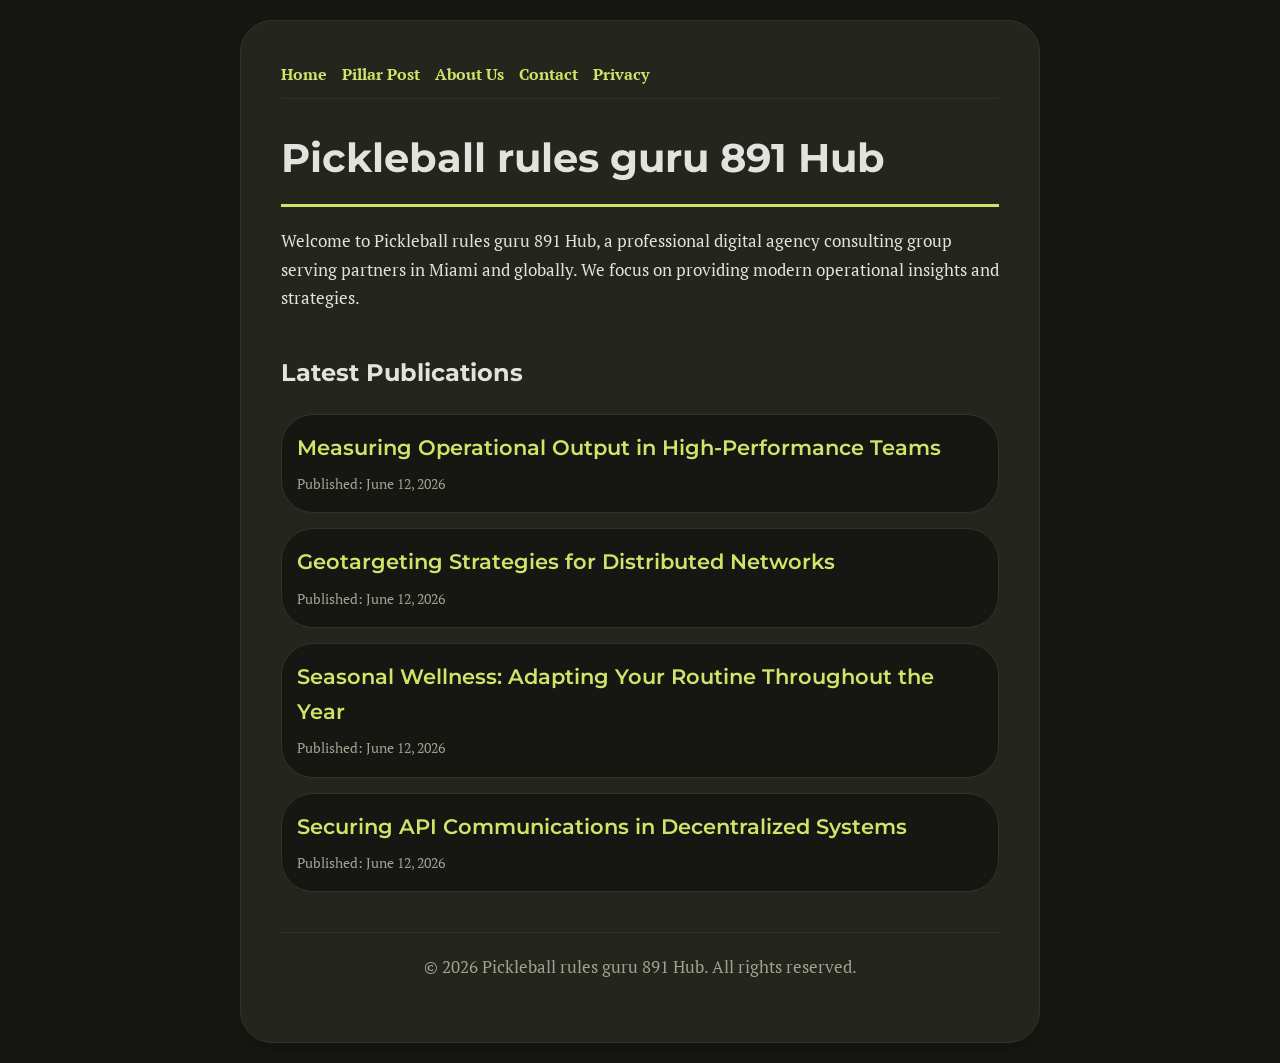
<file: index.html>
<!DOCTYPE html>
<html lang="en">
<head>
    <meta charset="UTF-8">
    <meta name="viewport" content="width=device-width, initial-scale=1.0">
    <title>Pickleball rules guru 891 Hub | Digital Agency - Miami</title>
    <meta name="description" content="Welcome to Pickleball rules guru 891 Hub, a professional digital agency consulting group serving partners in Miami and globally. We focus on providing modern operational insights and strategies.">
    <meta name="geo.region" content="US-FL" />
    <meta name="geo.placename" content="Miami" />
    <meta name="geo.position" content="25.7617;-80.1918" />
    <meta name="ICBM" content="25.7617, -80.1918" />
    <link rel="stylesheet" href="style.css">
    <script type="application/ld+json">
{
  "@context": "https://schema.org",
  "@type": "LocalBusiness",
  "name": "Pickleball rules guru 891 Hub",
  "url": "https://pickleball-rules-guru-891.github.io",
  "telephone": "+1-305-555-0177",
  "address": {
    "@type": "PostalAddress",
    "addressLocality": "Miami",
    "addressRegion": "FL",
    "postalCode": "33130",
    "addressCountry": "US"
  },
  "geo": {
    "@type": "GeoCoordinates",
    "latitude": 25.7617,
    "longitude": -80.1918
  }
}
</script>
</head>
<body>
    
        <div class="container" style="max-width: 800px;">
            <nav style="display: flex; gap: 15px; margin-bottom: 25px; border-bottom: 1px solid var(--border-color); padding-bottom: 10px; overflow-x: auto; flex-wrap: wrap;">
            <a href="index.html">Home</a>
            <a href="measuring-operational-output-in-high-performance-teams.html">Pillar Post</a>
            <a href="about.html">About Us</a>
            <a href="contact.html">Contact</a>
            <a href="privacy.html">Privacy</a>
        </nav>
            <h1>Pickleball rules guru 891 Hub</h1>
            <p>Welcome to Pickleball rules guru 891 Hub, a professional digital agency consulting group serving partners in Miami and globally. We focus on providing modern operational insights and strategies.</p>
            <h2 style="margin-top: 40px;">Latest Publications</h2>
            <ul style="list-style-type: none; padding-left: 0;">
                <li style="background: var(--bg-color); padding: 15px; border-radius: var(--border-radius); border: 1px solid var(--border-color); margin-bottom: 15px;">
                <h3 style="margin-bottom: 5px; font-size: 1.3rem;"><a href="measuring-operational-output-in-high-performance-teams.html">Measuring Operational Output in High-Performance Teams</a></h3>
                <span style="font-size:0.85rem; color: var(--muted-text)">Published: June 12, 2026</span>
            </li>
<li style="background: var(--bg-color); padding: 15px; border-radius: var(--border-radius); border: 1px solid var(--border-color); margin-bottom: 15px;">
                <h3 style="margin-bottom: 5px; font-size: 1.3rem;"><a href="geotargeting-strategies-for-distributed-networks.html">Geotargeting Strategies for Distributed Networks</a></h3>
                <span style="font-size:0.85rem; color: var(--muted-text)">Published: June 12, 2026</span>
            </li>
<li style="background: var(--bg-color); padding: 15px; border-radius: var(--border-radius); border: 1px solid var(--border-color); margin-bottom: 15px;">
                <h3 style="margin-bottom: 5px; font-size: 1.3rem;"><a href="seasonal-wellness-adapting-your-routine-throughout-the-year.html">Seasonal Wellness: Adapting Your Routine Throughout the Year</a></h3>
                <span style="font-size:0.85rem; color: var(--muted-text)">Published: June 12, 2026</span>
            </li>
<li style="background: var(--bg-color); padding: 15px; border-radius: var(--border-radius); border: 1px solid var(--border-color); margin-bottom: 15px;">
                <h3 style="margin-bottom: 5px; font-size: 1.3rem;"><a href="securing-api-communications-in-decentralized-systems.html">Securing API Communications in Decentralized Systems</a></h3>
                <span style="font-size:0.85rem; color: var(--muted-text)">Published: June 12, 2026</span>
            </li>

            </ul>
            <footer>
                <p>&copy; 2026 Pickleball rules guru 891 Hub. All rights reserved.</p>
            </footer>
        </div>
        
</body>
</html>
</file>
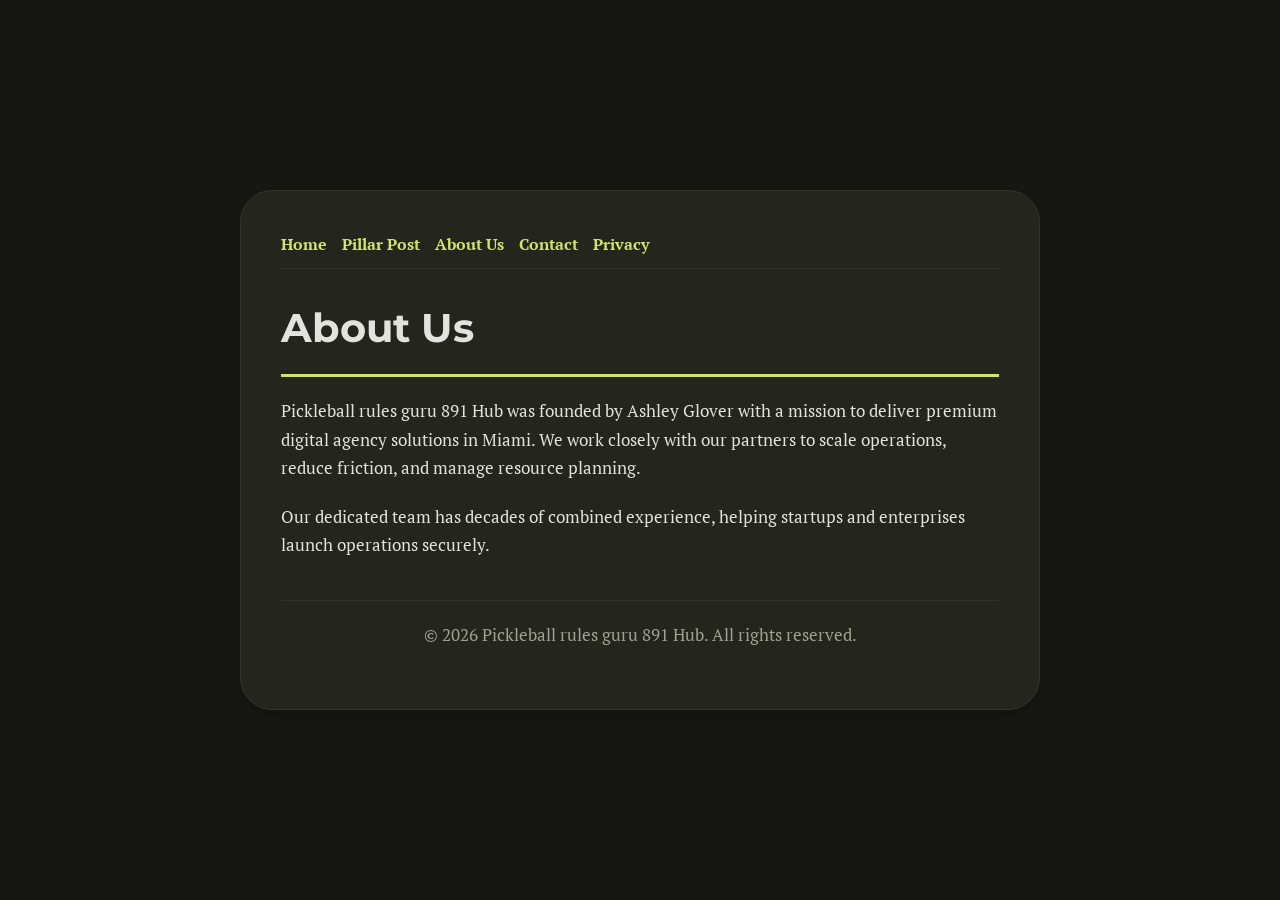
<file: about.html>
<!DOCTYPE html>
<html lang="en">
<head>
    <meta charset="UTF-8">
    <meta name="viewport" content="width=device-width, initial-scale=1.0">
    <title>About Us | Pickleball rules guru 891 Hub</title>
    <meta name="description" content="Pickleball rules guru 891 Hub was founded by Ashley Glover with a mission to deliver premium digital agency solutions in Miami. We work closely with our partners to scale operations, reduce friction, and manage resource planning.">
    <meta name="geo.region" content="US-FL" />
    <meta name="geo.placename" content="Miami" />
    <meta name="geo.position" content="25.7617;-80.1918" />
    <meta name="ICBM" content="25.7617, -80.1918" />
    <link rel="stylesheet" href="style.css">
</head>
<body>
    
        <div class="container" style="max-width: 800px;">
            <nav style="display: flex; gap: 15px; margin-bottom: 25px; border-bottom: 1px solid var(--border-color); padding-bottom: 10px; overflow-x: auto; flex-wrap: wrap;">
            <a href="index.html">Home</a>
            <a href="measuring-operational-output-in-high-performance-teams.html">Pillar Post</a>
            <a href="about.html">About Us</a>
            <a href="contact.html">Contact</a>
            <a href="privacy.html">Privacy</a>
        </nav>
            <h1>About Us</h1>
            <p>Pickleball rules guru 891 Hub was founded by Ashley Glover with a mission to deliver premium digital agency solutions in Miami. We work closely with our partners to scale operations, reduce friction, and manage resource planning.</p>
            <p>Our dedicated team has decades of combined experience, helping startups and enterprises launch operations securely.</p>
            <footer>
                <p>&copy; 2026 Pickleball rules guru 891 Hub. All rights reserved.</p>
            </footer>
        </div>
        
</body>
</html>
</file>
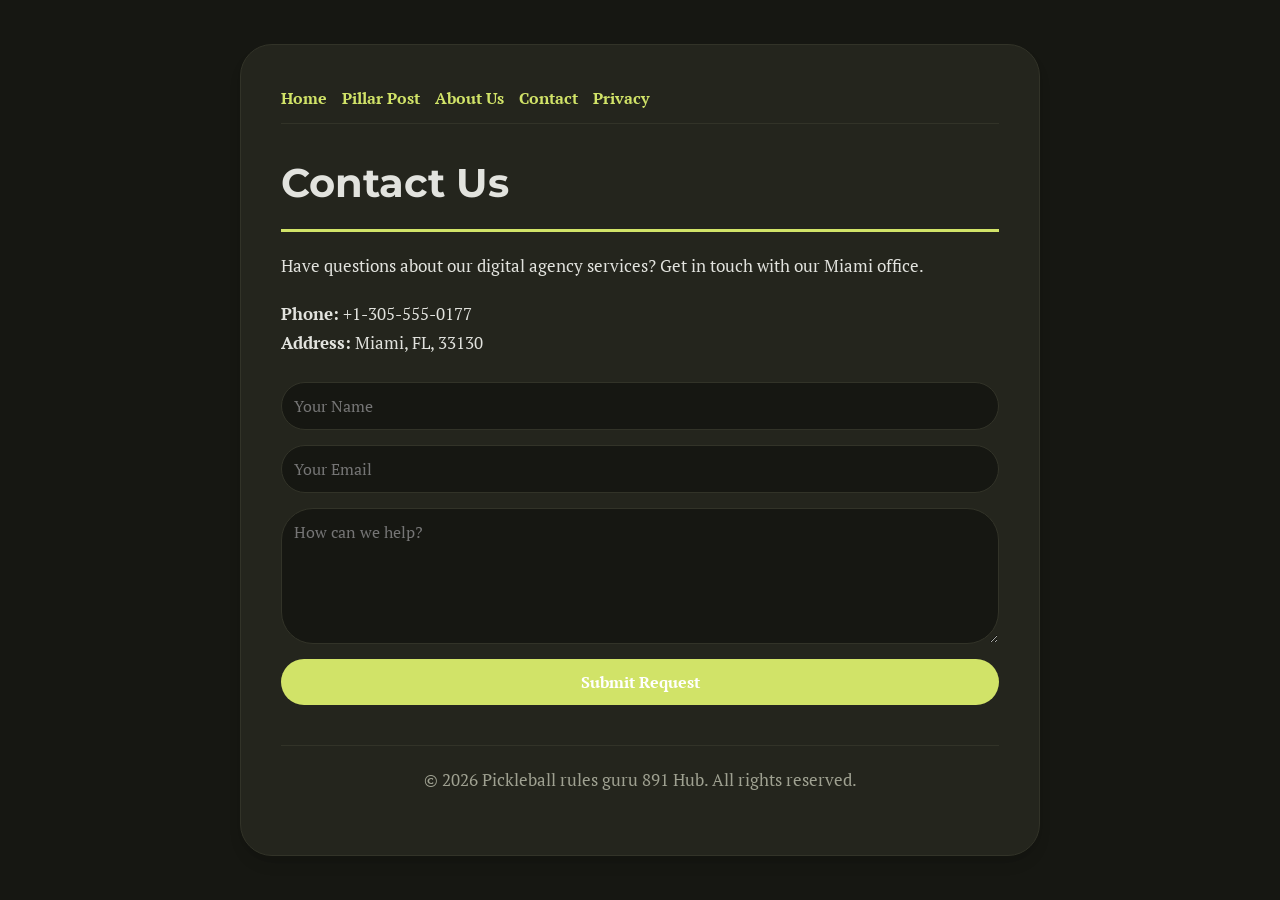
<file: contact.html>
<!DOCTYPE html>
<html lang="en">
<head>
    <meta charset="UTF-8">
    <meta name="viewport" content="width=device-width, initial-scale=1.0">
    <title>Contact Us | Pickleball rules guru 891 Hub</title>
    <meta name="description" content="Have questions about our digital agency services? Get in touch with our Miami office.">
    <meta name="geo.region" content="US-FL" />
    <meta name="geo.placename" content="Miami" />
    <meta name="geo.position" content="25.7617;-80.1918" />
    <meta name="ICBM" content="25.7617, -80.1918" />
    <link rel="stylesheet" href="style.css">
</head>
<body>
    
        <div class="container" style="max-width: 800px;">
            <nav style="display: flex; gap: 15px; margin-bottom: 25px; border-bottom: 1px solid var(--border-color); padding-bottom: 10px; overflow-x: auto; flex-wrap: wrap;">
            <a href="index.html">Home</a>
            <a href="measuring-operational-output-in-high-performance-teams.html">Pillar Post</a>
            <a href="about.html">About Us</a>
            <a href="contact.html">Contact</a>
            <a href="privacy.html">Privacy</a>
        </nav>
            <h1>Contact Us</h1>
            <p>Have questions about our digital agency services? Get in touch with our Miami office.</p>
            <p><strong>Phone:</strong> +1-305-555-0177<br><strong>Address:</strong> Miami, FL, 33130</p>
            <form action="https://formspree.io/f/placeholder" method="POST">
                <input type="text" name="name" placeholder="Your Name" required>
                <input type="email" name="email" placeholder="Your Email" required>
                <textarea name="message" placeholder="How can we help?" rows="5" required></textarea>
                <button type="submit">Submit Request</button>
            </form>
            <footer>
                <p>&copy; 2026 Pickleball rules guru 891 Hub. All rights reserved.</p>
            </footer>
        </div>
        
</body>
</html>
</file>
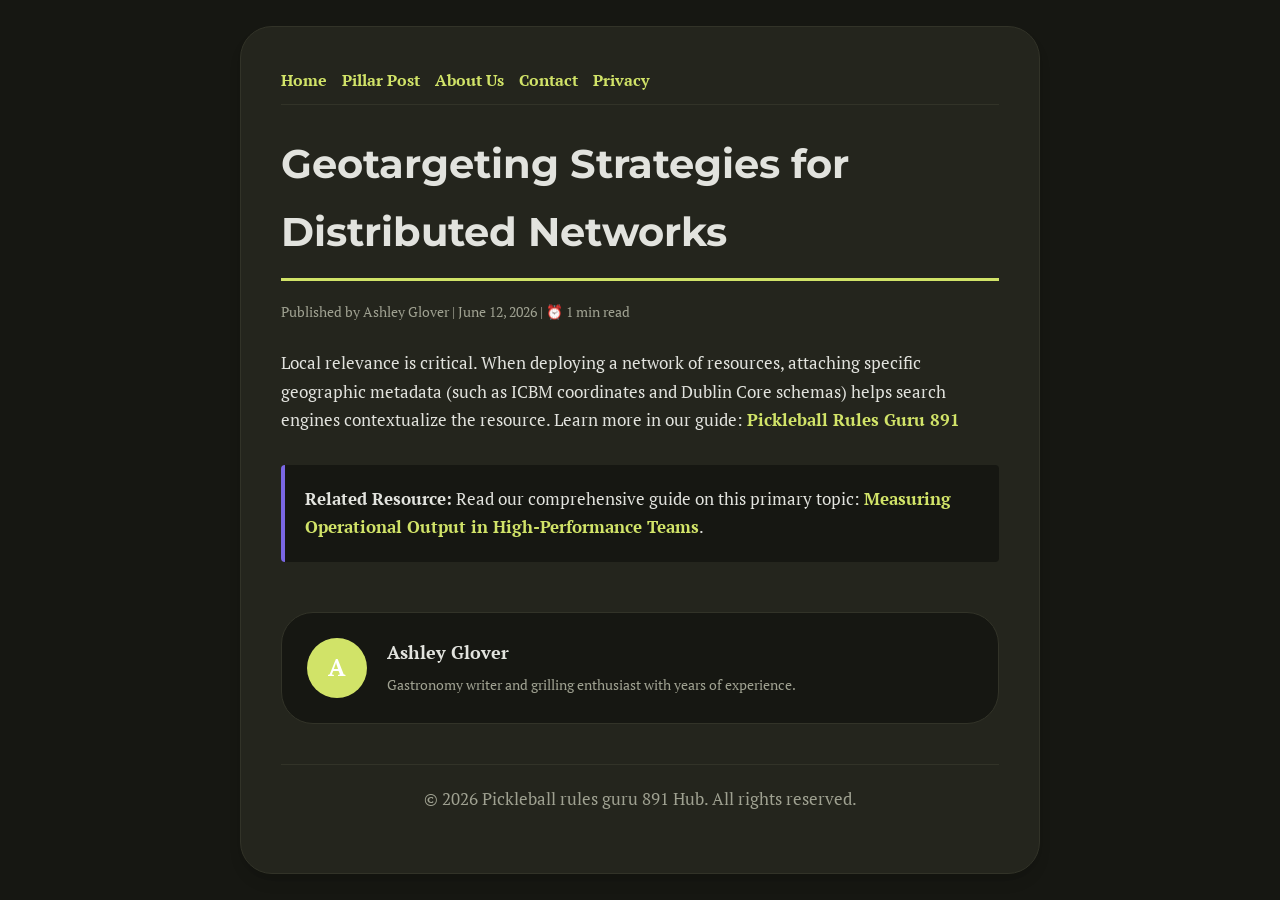
<file: geotargeting-strategies-for-distributed-networks.html>
<!DOCTYPE html>
<html lang="en">
<head>
    <meta charset="UTF-8">
    <meta name="viewport" content="width=device-width, initial-scale=1.0">
    <title>Geotargeting Strategies for Distributed Networks - Pickleball rules guru 891 Hub</title>
    <meta name="description" content="Geotargeting Strategies for Distributed Networks">
    <meta name="geo.region" content="US-FL" />
    <meta name="geo.placename" content="Miami" />
    <meta name="geo.position" content="25.7617;-80.1918" />
    <meta name="ICBM" content="25.7617, -80.1918" />
    <link rel="stylesheet" href="style.css">
</head>
<body>
    
            <div class="container" style="max-width: 800px;">
                <nav style="display: flex; gap: 15px; margin-bottom: 25px; border-bottom: 1px solid var(--border-color); padding-bottom: 10px; overflow-x: auto; flex-wrap: wrap;">
            <a href="index.html">Home</a>
            <a href="measuring-operational-output-in-high-performance-teams.html">Pillar Post</a>
            <a href="about.html">About Us</a>
            <a href="contact.html">Contact</a>
            <a href="privacy.html">Privacy</a>
        </nav>
                <h1>Geotargeting Strategies for Distributed Networks</h1>
                <div style="font-size:0.85rem; color: var(--muted-text); margin-bottom: 25px;">
                    Published by Ashley Glover | June 12, 2026 | ⏰ 1 min read
                </div>
                <article style="margin-top: 20px;">
                    <p>Local relevance is critical. When deploying a network of resources, attaching specific geographic metadata (such as ICBM coordinates and Dublin Core schemas) helps search engines contextualize the resource. Learn more in our guide: <a href="https://dwnldfullmovie-create.github.io/hq-pickleball-rules-598/effective-project-management-and-operational-efficiency.html">Pickleball Rules Guru 891</a></p>
                    <div class="link-resource" style="margin-top: 30px; padding: 20px; border-left: 4px solid var(--accent-color); background: var(--bg-color); border-radius: 4px;"><p style="margin: 0;"><strong>Related Resource:</strong> Read our comprehensive guide on this primary topic: <a href="measuring-operational-output-in-high-performance-teams.html">Measuring Operational Output in High-Performance Teams</a>.</p></div>
                </article>
                
            <div class="author-box" style="margin-top: 50px; padding: 25px; background: var(--bg-color); border: 1px solid var(--border-color); border-radius: var(--border-radius); display: flex; gap: 20px; align-items: center;">
                <div style="width: 60px; height: 60px; border-radius: 50%; background: var(--primary-color); display: flex; align-items: center; justify-content: center; color: white; font-weight: bold; font-size: 1.5rem;">A</div>
                <div>
                    <h4 style="margin-bottom: 5px; font-weight: bold; font-size: 1.1rem;">Ashley Glover</h4>
                    <p style="margin: 0; font-size: 0.9rem; color: var(--muted-text);">Gastronomy writer and grilling enthusiast with years of experience.</p>
                </div>
            </div>
            
                <footer>
                    <p>&copy; 2026 Pickleball rules guru 891 Hub. All rights reserved.</p>
                </footer>
            </div>
            
</body>
</html>
</file>
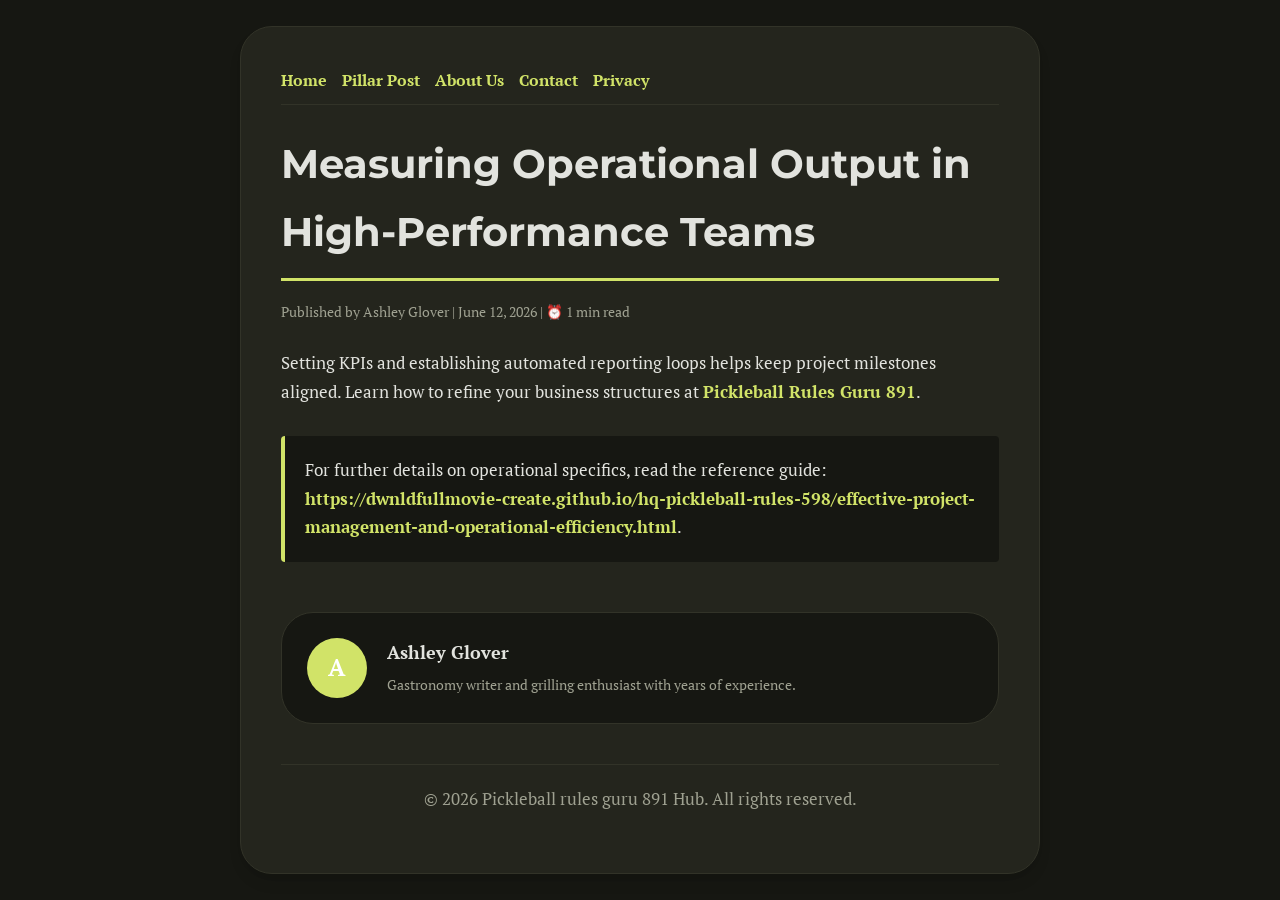
<file: measuring-operational-output-in-high-performance-teams.html>
<!DOCTYPE html>
<html lang="en">
<head>
    <meta charset="UTF-8">
    <meta name="viewport" content="width=device-width, initial-scale=1.0">
    <title>Measuring Operational Output in High-Performance Teams - Pickleball rules guru 891 Hub</title>
    <meta name="description" content="Measuring Operational Output in High-Performance Teams">
    <meta name="geo.region" content="US-FL" />
    <meta name="geo.placename" content="Miami" />
    <meta name="geo.position" content="25.7617;-80.1918" />
    <meta name="ICBM" content="25.7617, -80.1918" />
    <link rel="stylesheet" href="style.css">
</head>
<body>
    
            <div class="container" style="max-width: 800px;">
                <nav style="display: flex; gap: 15px; margin-bottom: 25px; border-bottom: 1px solid var(--border-color); padding-bottom: 10px; overflow-x: auto; flex-wrap: wrap;">
            <a href="index.html">Home</a>
            <a href="measuring-operational-output-in-high-performance-teams.html">Pillar Post</a>
            <a href="about.html">About Us</a>
            <a href="contact.html">Contact</a>
            <a href="privacy.html">Privacy</a>
        </nav>
                <h1>Measuring Operational Output in High-Performance Teams</h1>
                <div style="font-size:0.85rem; color: var(--muted-text); margin-bottom: 25px;">
                    Published by Ashley Glover | June 12, 2026 | ⏰ 1 min read
                </div>
                <article style="margin-top: 20px;">
                    <p>Setting KPIs and establishing automated reporting loops helps keep project milestones aligned. Learn how to refine your business structures at <a href="https://dwnldfullmovie-create.github.io/hq-pickleball-rules-598/effective-project-management-and-operational-efficiency.html">Pickleball Rules Guru 891</a>.</p>
                    <div class="link-resource" style="margin-top: 30px; padding: 20px; border-left: 4px solid var(--primary-color); background: var(--bg-color); border-radius: 4px;"><p style="margin: 0;">For further details on operational specifics, read the reference guide: <strong><a href="https://dwnldfullmovie-create.github.io/hq-pickleball-rules-598/effective-project-management-and-operational-efficiency.html">https://dwnldfullmovie-create.github.io/hq-pickleball-rules-598/effective-project-management-and-operational-efficiency.html</a></strong>.</p></div>
                </article>
                
            <div class="author-box" style="margin-top: 50px; padding: 25px; background: var(--bg-color); border: 1px solid var(--border-color); border-radius: var(--border-radius); display: flex; gap: 20px; align-items: center;">
                <div style="width: 60px; height: 60px; border-radius: 50%; background: var(--primary-color); display: flex; align-items: center; justify-content: center; color: white; font-weight: bold; font-size: 1.5rem;">A</div>
                <div>
                    <h4 style="margin-bottom: 5px; font-weight: bold; font-size: 1.1rem;">Ashley Glover</h4>
                    <p style="margin: 0; font-size: 0.9rem; color: var(--muted-text);">Gastronomy writer and grilling enthusiast with years of experience.</p>
                </div>
            </div>
            
                <footer>
                    <p>&copy; 2026 Pickleball rules guru 891 Hub. All rights reserved.</p>
                </footer>
            </div>
            
</body>
</html>
</file>
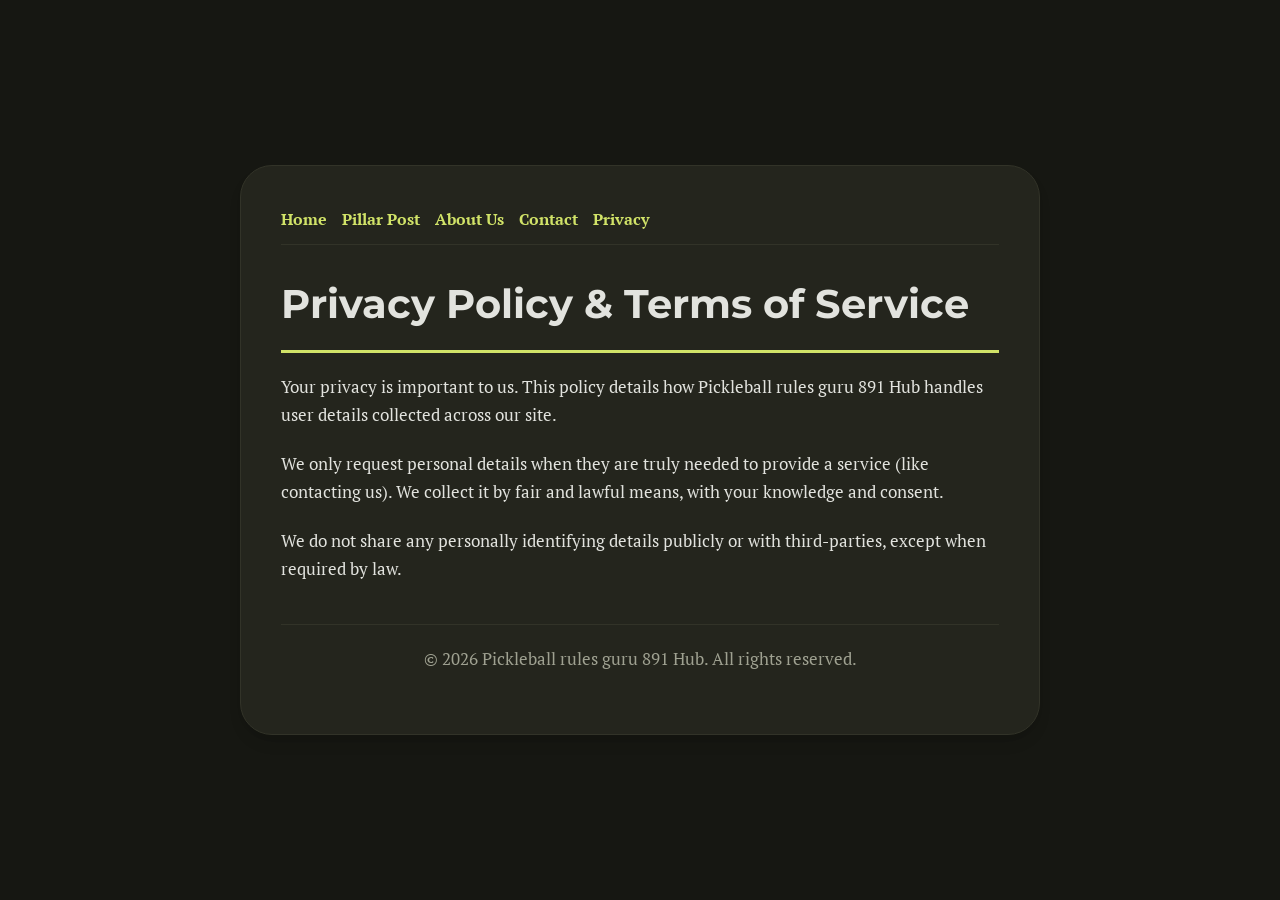
<file: privacy.html>
<!DOCTYPE html>
<html lang="en">
<head>
    <meta charset="UTF-8">
    <meta name="viewport" content="width=device-width, initial-scale=1.0">
    <title>Privacy Policy & Terms of Service - Pickleball rules guru 891 Hub</title>
    <meta name="description" content="Your privacy is important to us. This policy details how Pickleball rules guru 891 Hub handles user details collected across our site.">
    <meta name="geo.region" content="US-FL" />
    <meta name="geo.placename" content="Miami" />
    <meta name="geo.position" content="25.7617;-80.1918" />
    <meta name="ICBM" content="25.7617, -80.1918" />
    <link rel="stylesheet" href="style.css">
</head>
<body>
    
        <div class="container" style="max-width: 800px;">
            <nav style="display: flex; gap: 15px; margin-bottom: 25px; border-bottom: 1px solid var(--border-color); padding-bottom: 10px; overflow-x: auto; flex-wrap: wrap;">
            <a href="index.html">Home</a>
            <a href="measuring-operational-output-in-high-performance-teams.html">Pillar Post</a>
            <a href="about.html">About Us</a>
            <a href="contact.html">Contact</a>
            <a href="privacy.html">Privacy</a>
        </nav>
            <h1>Privacy Policy & Terms of Service</h1>
            <p>Your privacy is important to us. This policy details how Pickleball rules guru 891 Hub handles user details collected across our site.</p>
            <p>We only request personal details when they are truly needed to provide a service (like contacting us). We collect it by fair and lawful means, with your knowledge and consent.</p>
            <p>We do not share any personally identifying details publicly or with third-parties, except when required by law.</p>
            <footer>
                <p>&copy; 2026 Pickleball rules guru 891 Hub. All rights reserved.</p>
            </footer>
        </div>
        
</body>
</html>
</file>
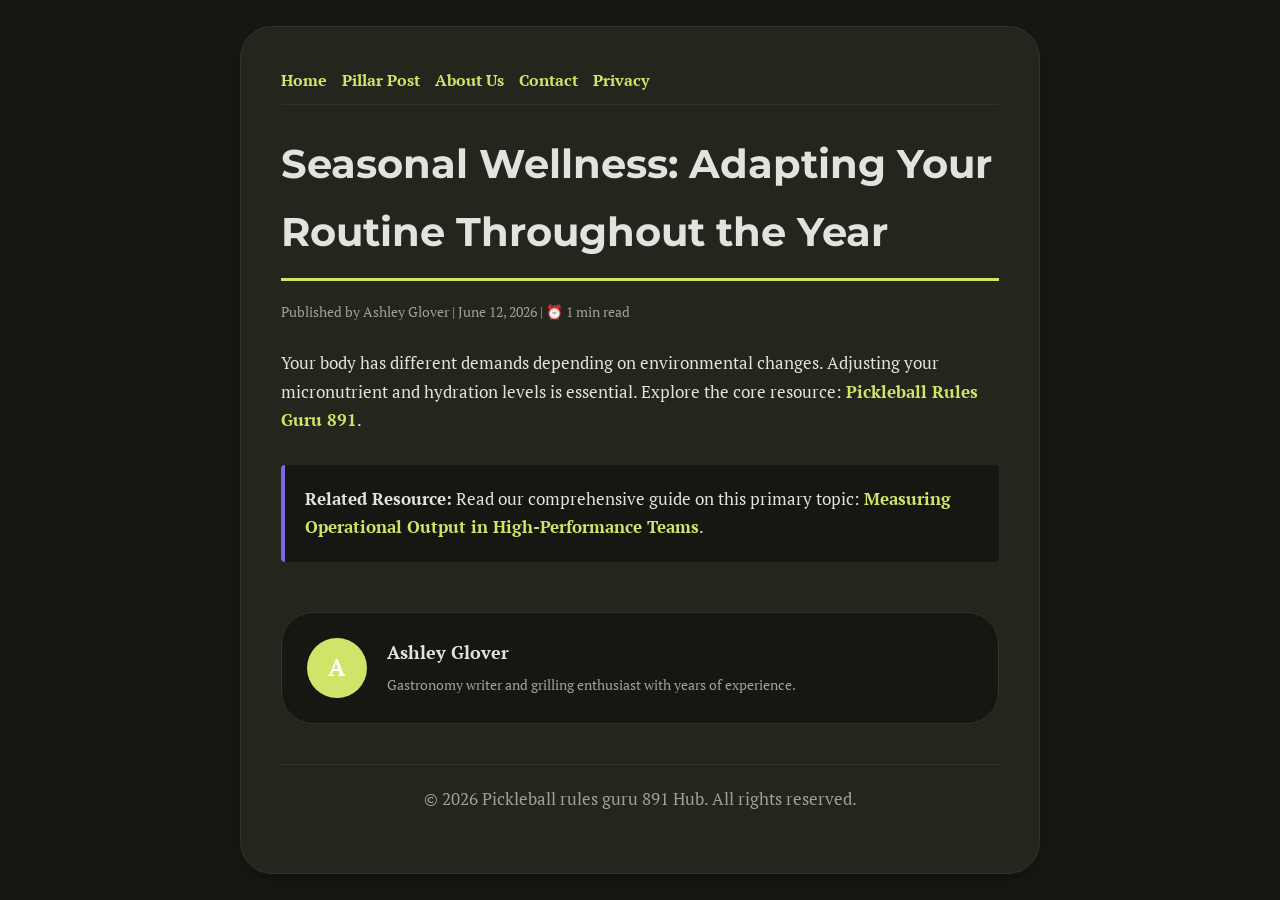
<file: seasonal-wellness-adapting-your-routine-throughout-the-year.html>
<!DOCTYPE html>
<html lang="en">
<head>
    <meta charset="UTF-8">
    <meta name="viewport" content="width=device-width, initial-scale=1.0">
    <title>Seasonal Wellness: Adapting Your Routine Throughout the Year - Pickleball rules guru 891 Hub</title>
    <meta name="description" content="Seasonal Wellness: Adapting Your Routine Throughout the Year">
    <meta name="geo.region" content="US-FL" />
    <meta name="geo.placename" content="Miami" />
    <meta name="geo.position" content="25.7617;-80.1918" />
    <meta name="ICBM" content="25.7617, -80.1918" />
    <link rel="stylesheet" href="style.css">
</head>
<body>
    
            <div class="container" style="max-width: 800px;">
                <nav style="display: flex; gap: 15px; margin-bottom: 25px; border-bottom: 1px solid var(--border-color); padding-bottom: 10px; overflow-x: auto; flex-wrap: wrap;">
            <a href="index.html">Home</a>
            <a href="measuring-operational-output-in-high-performance-teams.html">Pillar Post</a>
            <a href="about.html">About Us</a>
            <a href="contact.html">Contact</a>
            <a href="privacy.html">Privacy</a>
        </nav>
                <h1>Seasonal Wellness: Adapting Your Routine Throughout the Year</h1>
                <div style="font-size:0.85rem; color: var(--muted-text); margin-bottom: 25px;">
                    Published by Ashley Glover | June 12, 2026 | ⏰ 1 min read
                </div>
                <article style="margin-top: 20px;">
                    <p>Your body has different demands depending on environmental changes. Adjusting your micronutrient and hydration levels is essential. Explore the core resource: <a href="https://dwnldfullmovie-create.github.io/hq-pickleball-rules-598/effective-project-management-and-operational-efficiency.html">Pickleball Rules Guru 891</a>.</p>
                    <div class="link-resource" style="margin-top: 30px; padding: 20px; border-left: 4px solid var(--accent-color); background: var(--bg-color); border-radius: 4px;"><p style="margin: 0;"><strong>Related Resource:</strong> Read our comprehensive guide on this primary topic: <a href="measuring-operational-output-in-high-performance-teams.html">Measuring Operational Output in High-Performance Teams</a>.</p></div>
                </article>
                
            <div class="author-box" style="margin-top: 50px; padding: 25px; background: var(--bg-color); border: 1px solid var(--border-color); border-radius: var(--border-radius); display: flex; gap: 20px; align-items: center;">
                <div style="width: 60px; height: 60px; border-radius: 50%; background: var(--primary-color); display: flex; align-items: center; justify-content: center; color: white; font-weight: bold; font-size: 1.5rem;">A</div>
                <div>
                    <h4 style="margin-bottom: 5px; font-weight: bold; font-size: 1.1rem;">Ashley Glover</h4>
                    <p style="margin: 0; font-size: 0.9rem; color: var(--muted-text);">Gastronomy writer and grilling enthusiast with years of experience.</p>
                </div>
            </div>
            
                <footer>
                    <p>&copy; 2026 Pickleball rules guru 891 Hub. All rights reserved.</p>
                </footer>
            </div>
            
</body>
</html>
</file>
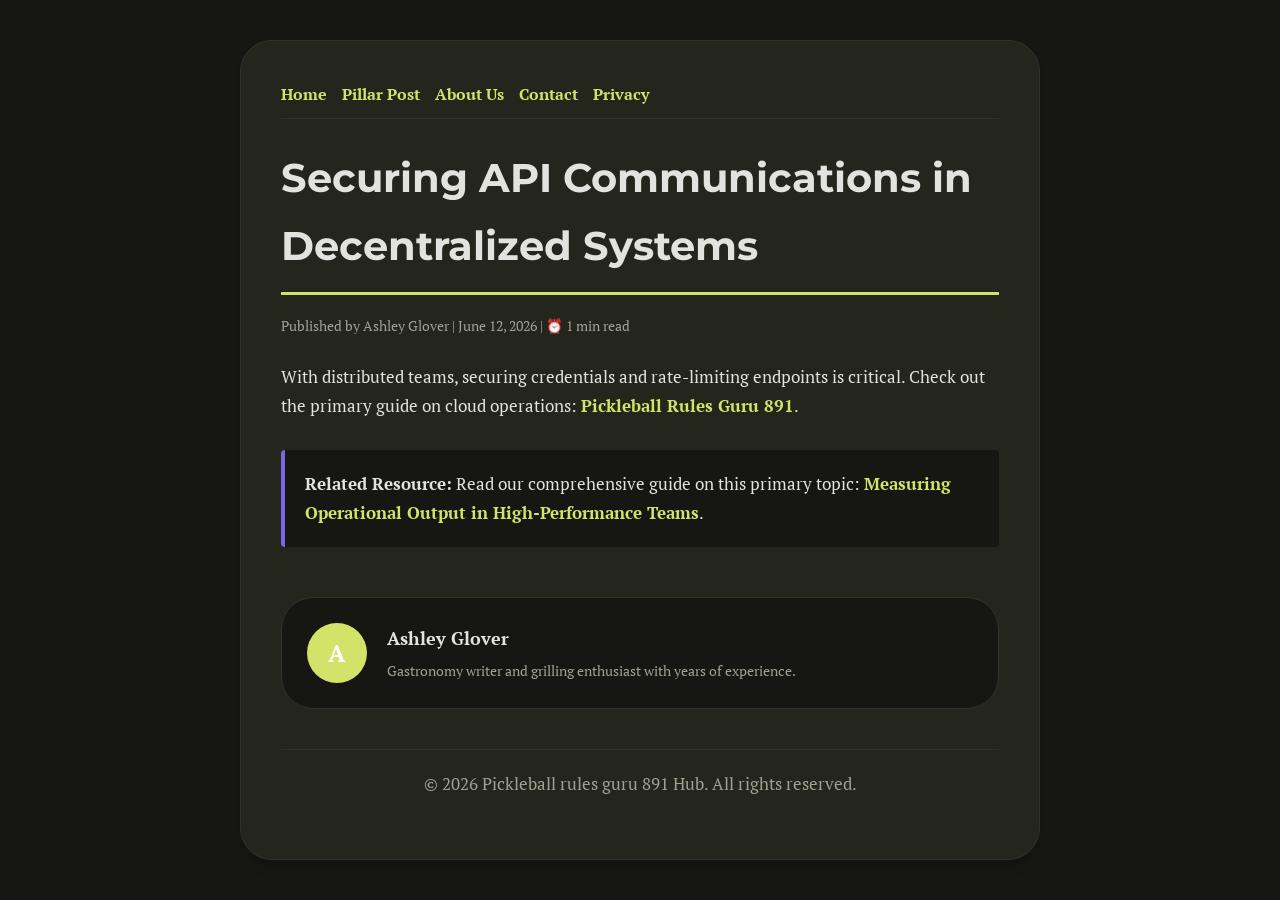
<file: securing-api-communications-in-decentralized-systems.html>
<!DOCTYPE html>
<html lang="en">
<head>
    <meta charset="UTF-8">
    <meta name="viewport" content="width=device-width, initial-scale=1.0">
    <title>Securing API Communications in Decentralized Systems - Pickleball rules guru 891 Hub</title>
    <meta name="description" content="Securing API Communications in Decentralized Systems">
    <meta name="geo.region" content="US-FL" />
    <meta name="geo.placename" content="Miami" />
    <meta name="geo.position" content="25.7617;-80.1918" />
    <meta name="ICBM" content="25.7617, -80.1918" />
    <link rel="stylesheet" href="style.css">
</head>
<body>
    
            <div class="container" style="max-width: 800px;">
                <nav style="display: flex; gap: 15px; margin-bottom: 25px; border-bottom: 1px solid var(--border-color); padding-bottom: 10px; overflow-x: auto; flex-wrap: wrap;">
            <a href="index.html">Home</a>
            <a href="measuring-operational-output-in-high-performance-teams.html">Pillar Post</a>
            <a href="about.html">About Us</a>
            <a href="contact.html">Contact</a>
            <a href="privacy.html">Privacy</a>
        </nav>
                <h1>Securing API Communications in Decentralized Systems</h1>
                <div style="font-size:0.85rem; color: var(--muted-text); margin-bottom: 25px;">
                    Published by Ashley Glover | June 12, 2026 | ⏰ 1 min read
                </div>
                <article style="margin-top: 20px;">
                    <p>With distributed teams, securing credentials and rate-limiting endpoints is critical. Check out the primary guide on cloud operations: <a href="https://dwnldfullmovie-create.github.io/hq-pickleball-rules-598/effective-project-management-and-operational-efficiency.html">Pickleball Rules Guru 891</a>.</p>
                    <div class="link-resource" style="margin-top: 30px; padding: 20px; border-left: 4px solid var(--accent-color); background: var(--bg-color); border-radius: 4px;"><p style="margin: 0;"><strong>Related Resource:</strong> Read our comprehensive guide on this primary topic: <a href="measuring-operational-output-in-high-performance-teams.html">Measuring Operational Output in High-Performance Teams</a>.</p></div>
                </article>
                
            <div class="author-box" style="margin-top: 50px; padding: 25px; background: var(--bg-color); border: 1px solid var(--border-color); border-radius: var(--border-radius); display: flex; gap: 20px; align-items: center;">
                <div style="width: 60px; height: 60px; border-radius: 50%; background: var(--primary-color); display: flex; align-items: center; justify-content: center; color: white; font-weight: bold; font-size: 1.5rem;">A</div>
                <div>
                    <h4 style="margin-bottom: 5px; font-weight: bold; font-size: 1.1rem;">Ashley Glover</h4>
                    <p style="margin: 0; font-size: 0.9rem; color: var(--muted-text);">Gastronomy writer and grilling enthusiast with years of experience.</p>
                </div>
            </div>
            
                <footer>
                    <p>&copy; 2026 Pickleball rules guru 891 Hub. All rights reserved.</p>
                </footer>
            </div>
            
</body>
</html>
</file>
<file: style.css>
@import url('https://fonts.googleapis.com/css2?family=Montserrat:wght@700&family=PT+Serif:wght@400;600&display=swap');

:root {
    --bg-color: hsl(69, 12%, 8%);
    --card-bg: hsl(69, 12%, 13%);
    --text-color: hsl(69, 8%, 88%);
    --muted-text: hsl(69, 8%, 60%);
    --primary-color: hsl(69, 69%, 65%);
    --accent-color: hsl(249, 70%, 65%);
    --border-color: hsl(69, 12%, 18%);
    --border-radius: 32px;
    --shadow: 0 10px 15px -3px rgba(0, 0, 0, 0.1), 0 4px 6px -2px rgba(0, 0, 0, 0.05);
    --font-headline: 'Montserrat', sans-serif;
    --font-body: 'PT Serif', sans-serif;
}

* {
    box-sizing: border-box;
    margin: 0;
    padding: 0;
}

body {
    background-color: var(--bg-color);
    color: var(--text-color);
    font-family: var(--font-body);
    line-height: 1.7;
    padding: 20px;
    display: flex;
    justify-content: center;
    min-height: 100vh;
}

a {
    color: var(--primary-color);
    text-decoration: none;
    font-weight: 600;
    transition: color 0.2s ease;
}

a:hover {
    color: var(--accent-color);
    text-decoration: underline;
}

.container {
    width: 100%;
    max-width: 900px;
    background: var(--card-bg);
    border: 1px solid var(--border-color);
    border-radius: var(--border-radius);
    padding: 40px;
    box-shadow: var(--shadow);
    margin: auto;
}

h1, h2, h3 {
    font-family: var(--font-headline);
    margin-bottom: 20px;
    color: var(--text-color);
}

h1 {
    font-size: 2.5rem;
    border-bottom: 3px solid var(--primary-color);
    padding-bottom: 12px;
}

p {
    margin-bottom: 20px;
    font-size: 1.05rem;
}

ul {
    margin-bottom: 20px;
    padding-left: 20px;
}

li {
    margin-bottom: 8px;
}

form {
    display: flex;
    flex-direction: column;
    gap: 15px;
    margin-top: 25px;
}

input, textarea, button {
    padding: 12px;
    border: 1px solid var(--border-color);
    border-radius: var(--border-radius);
    font-family: var(--font-body);
    font-size: 1rem;
    background: var(--bg-color);
    color: var(--text-color);
}

button {
    background: var(--primary-color);
    color: white;
    font-weight: 600;
    border: none;
    cursor: pointer;
    transition: background 0.2s ease;
}

button:hover {
    background: var(--accent-color);
}

footer {
    margin-top: 40px;
    border-top: 1px solid var(--border-color);
    padding-top: 20px;
    font-size: 0.9rem;
    color: var(--muted-text);
    text-align: center;
}
</file>
